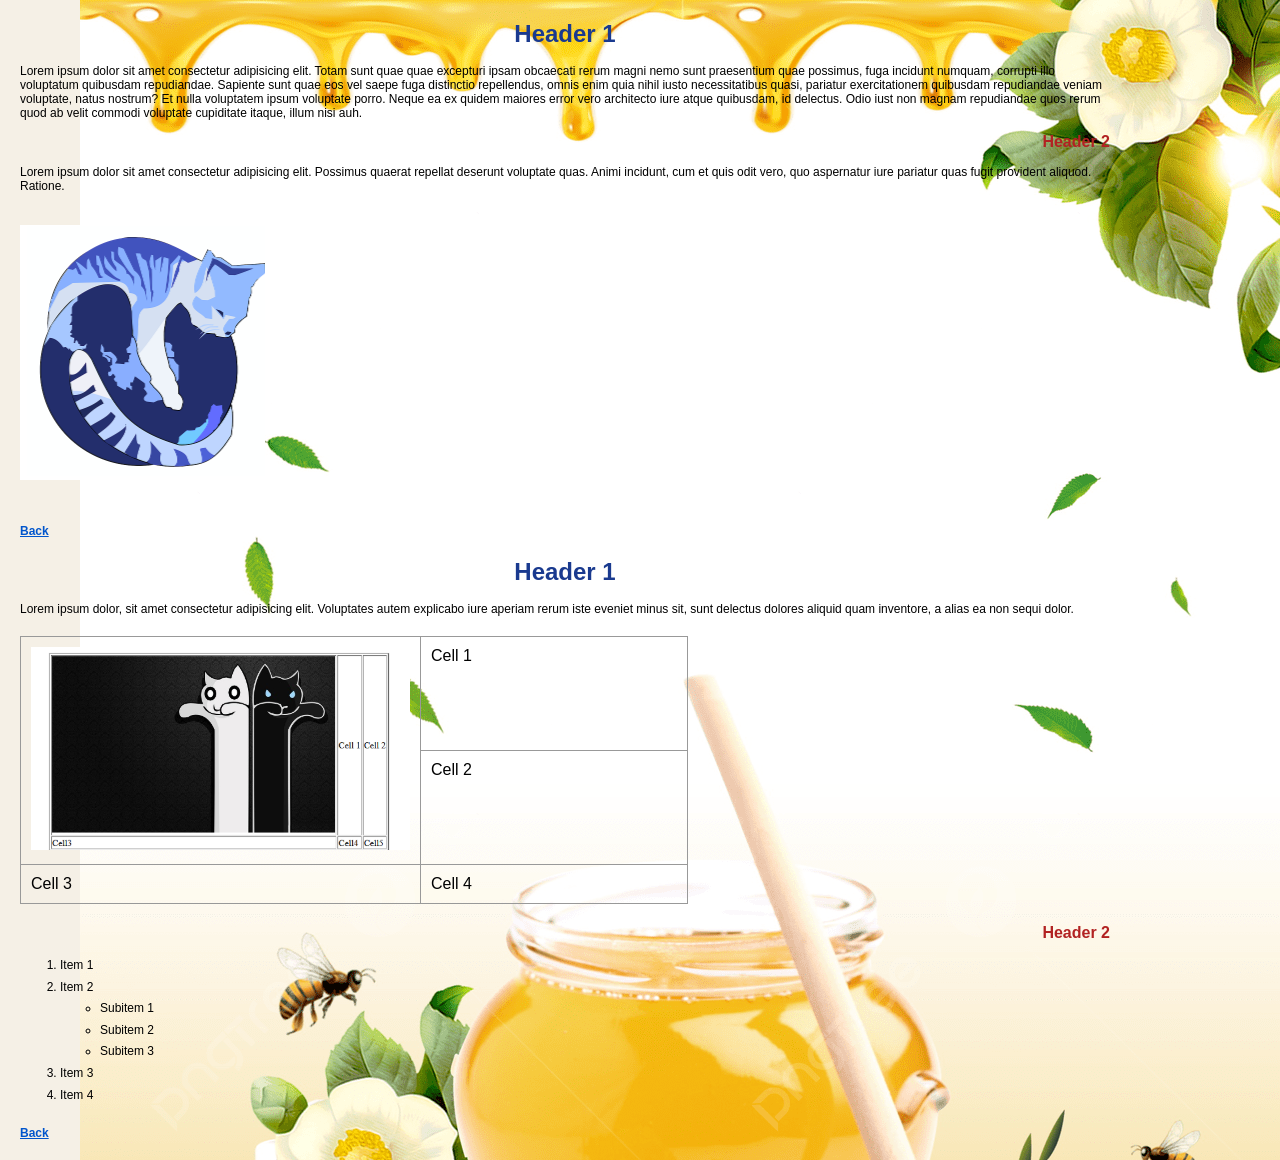
<file: index.html>
<!DOCTYPE html>
<html lang="ru">

<head>
    <meta charset="UTF-8">
    <meta name="viewport" content="width=device-width, initial-scale=1.0">
    <title>Задание 2. CSS</title>
    <link rel="stylesheet" href="css/style.css">
</head>

<body>

    <!-- Header 1 — центрированный, большой, жирный, синий -->
    <h1 class="font-large bold text-center color-blue">Header 1</h1>

    <!-- Текст — маленький, выровнен по ширине -->
    <p class="font-small text-left">
        Lorem ipsum dolor sit amet consectetur adipisicing elit. Totam sunt quae quae excepturi ipsam obcaecati rerum
        magni nemo sunt praesentium quae possimus, fuga incidunt numquam, corrupti illo voluptatum quibusdam
        repudiandae. Sapiente sunt quae eos vel saepe fuga distinctio repellendus, omnis enim quia nihil iusto
        necessitatibus quasi, pariatur exercitationem quibusdam repudiandae veniam voluptate, natus nostrum? Et nulla
        voluptatem ipsum voluptate porro. Neque ea ex quidem maiores error vero architecto iure atque quibusdam, id
        delectus. Odio iust non magnam repudiandae quos rerum quod ab velit commodi voluptate cupiditate itaque, illum
        nisi auh.
    </p>

    <!-- Header 2 — справа, средний, жирный, красный -->
    <h2 class="font-medium bold text-right color-red">Header 2</h2>

    <!-- Текст — маленький, влево -->
    <p class="font-small text-left">
        Lorem ipsum dolor sit amet consectetur adipisicing elit. Possimus quaerat repellat deserunt voluptate quas.
        Animi incidunt, cum et quis odit vero, quo aspernatur iure pariatur quas fugit provident aliquod. Ratione.
    </p>

    <!-- Картинка с котом — выравнивание влево -->
    <img src="img/cat1.png" alt="Кот" class="text-left margin-top margin-bottom" style="max-width: 300px;">

    <!-- Ссылка "Back" -->
    <p class="font-small text-left margin-top">
        <a href="page2.html" class="link-style">Back</a>
    </p>

    <!-- Header 1 (второй) — центрированный, большой, синий -->
    <h1 class="font-large bold text-center color-blue margin-top">Header 1</h1>

    <!-- Текст — маленький -->
    <p class="font-small text-left">
        Lorem ipsum dolor, sit amet consectetur adipisicing elit. Voluptates autem explicabo iure aperiam rerum iste
        eveniet minus sit, sunt delectus dolores aliquid quam inventore, a alias ea non sequi dolor.
    </p>

    <!-- Таблица с котами -->
    <table class="margin-top margin-bottom">
        <tr>
            <td rowspan="2" style="width: 60%;">
                <img src="img/cat2.png" alt="Два кота" style="width: 100%;">
            </td>
            <td>Cell 1</td>
        </tr>
        <tr>
            <td>Cell 2</td>
        </tr>
        <tr>
            <td>Cell 3</td>
            <td>Cell 4</td>
        </tr>
    </table>

    <!-- Header 2 (второй) — справа, средний, красный -->
    <h2 class="font-medium bold text-right color-red">Header 2</h2>

    <!-- Список -->
    <ol class="font-small">
        <li>Item 1</li>
        <li>Item 2
            <ul>
                <li>Subitem 1</li>
                <li>Subitem 2</li>
                <li>Subitem 3</li>
            </ul>
        </li>
        <li>Item 3</li>
        <li>Item 4</li>
    </ol>

    <!-- Ссылка "Back" внизу -->
    <p class="font-small text-left margin-top">
        <a href="page2.html" class="link-style">Back</a>
    </p>

</body>

</html>
</file>
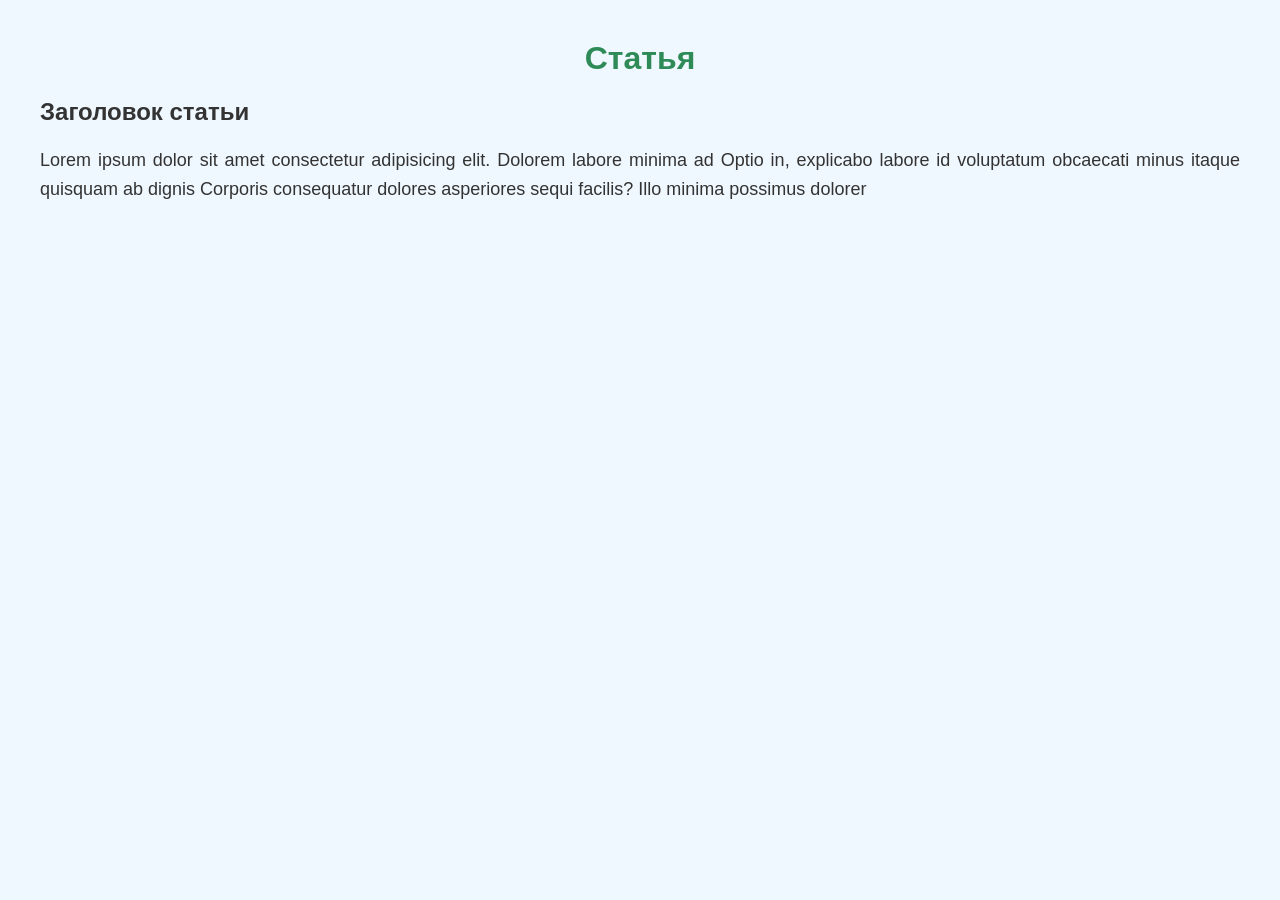
<file: article.html>
<!DOCTYPE html>
<html lang="en">

<head>
    <meta charset="UTF-8">
    <meta name="viewport" content="width=device-width, initial-scale=1.0">
    <title>Статья</title>
    <!-- Подключаем ту же таблицу стилей, что и в index.html -->
    <link rel="stylesheet" href="css/1.css">
</head>

<body>
    <!-- Заголовок статьи -->
    <h1>Статья</h1>

    <!-- Подзаголовок -->
    <h2>Заголовок статьи</h2>

    <!-- Текст статьи -->
    <p>Lorem ipsum dolor sit amet consectetur adipisicing elit. Dolorem labore minima ad Optio in, explicabo labore id
        voluptatum obcaecati minus itaque quisquam ab dignis Corporis consequatur dolores asperiores sequi facilis? Illo
        minima possimus dolorer</p>
</body>

</html>
</file>
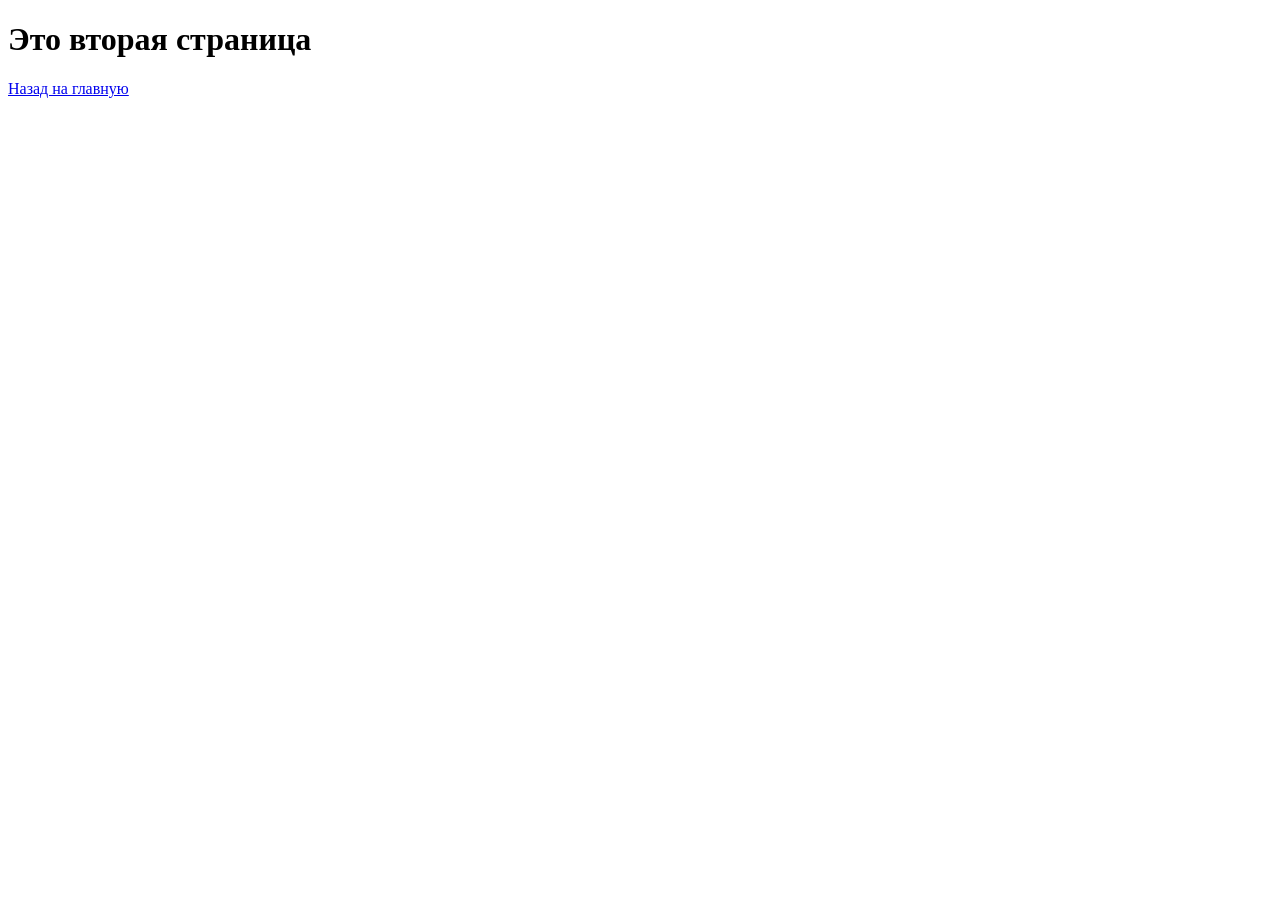
<file: page2.html>
<!DOCTYPE html>
<html lang="ru">

<head>
    <meta charset="UTF-8">
    <title>Вторая страница</title>
</head>

<body>
    <h1>Это вторая страница</h1>
    <a href="index.html">Назад на главную</a>
</body>

</html>
</file>
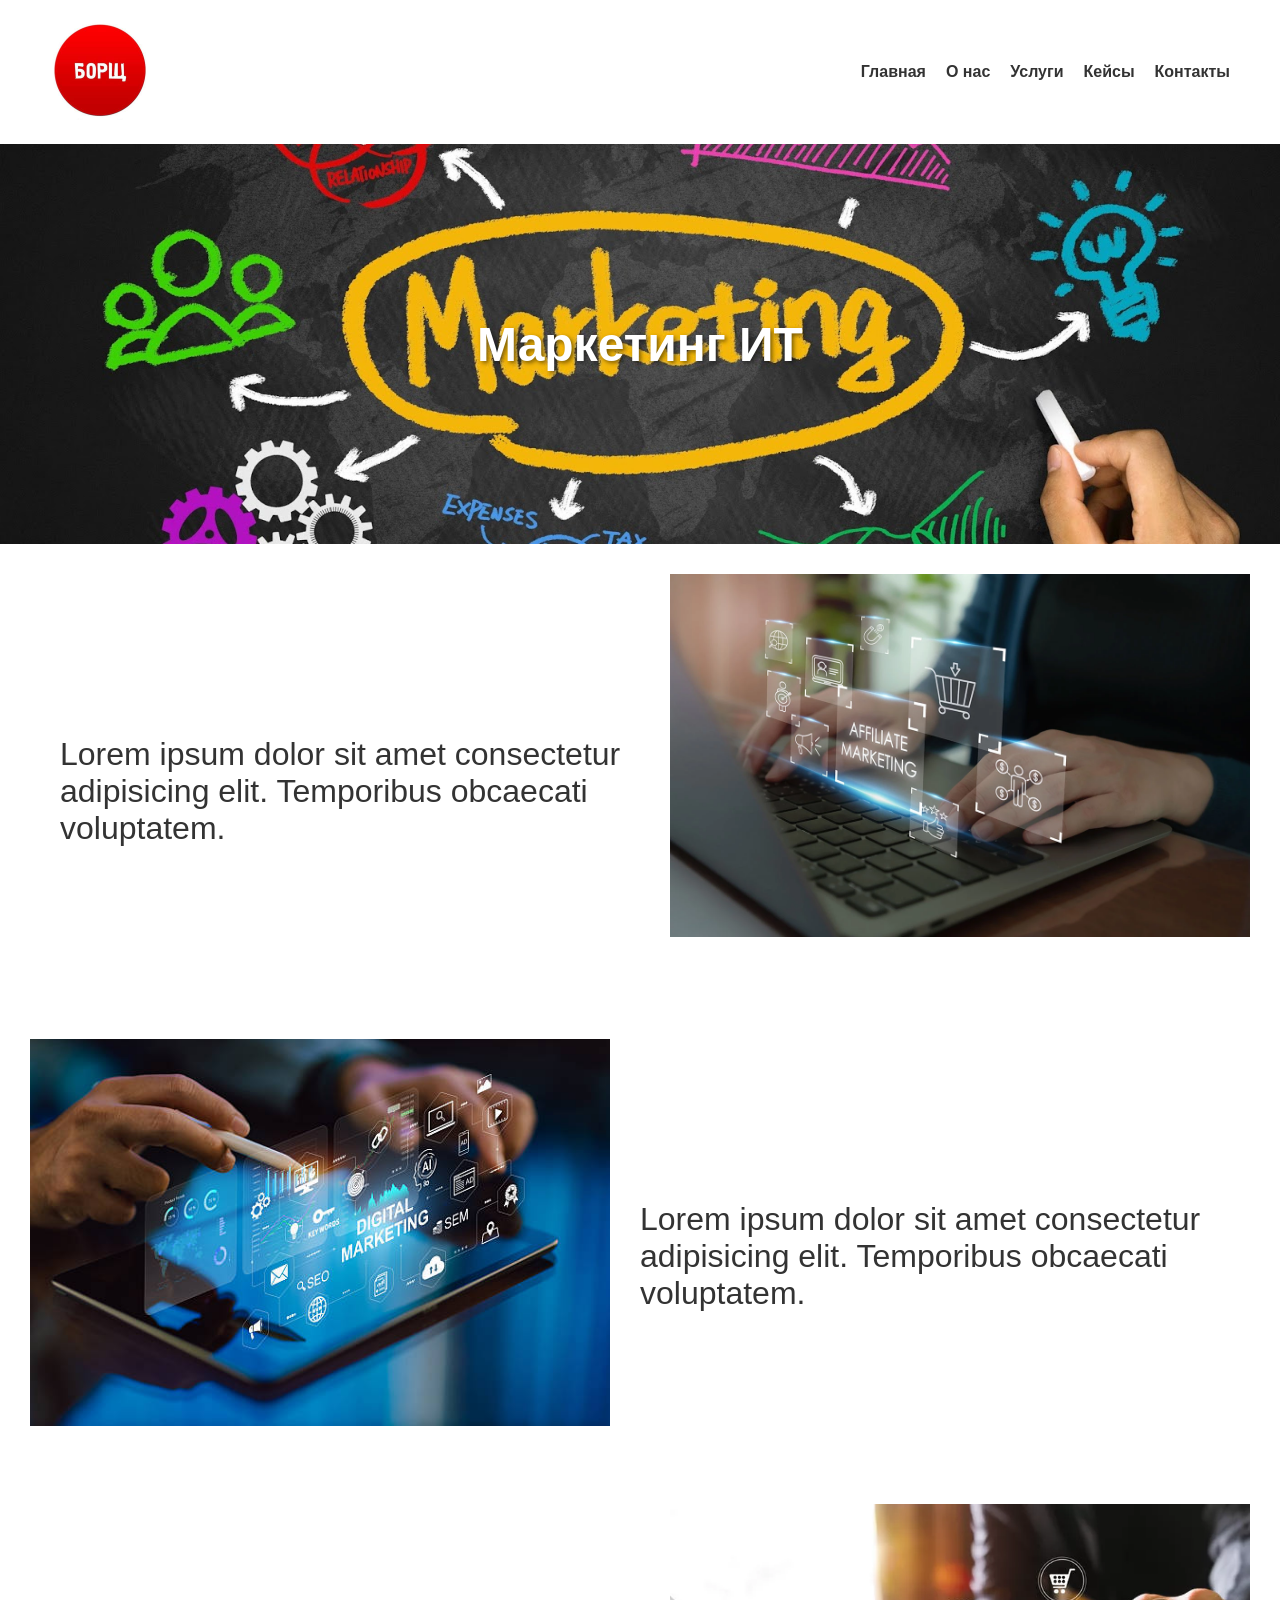
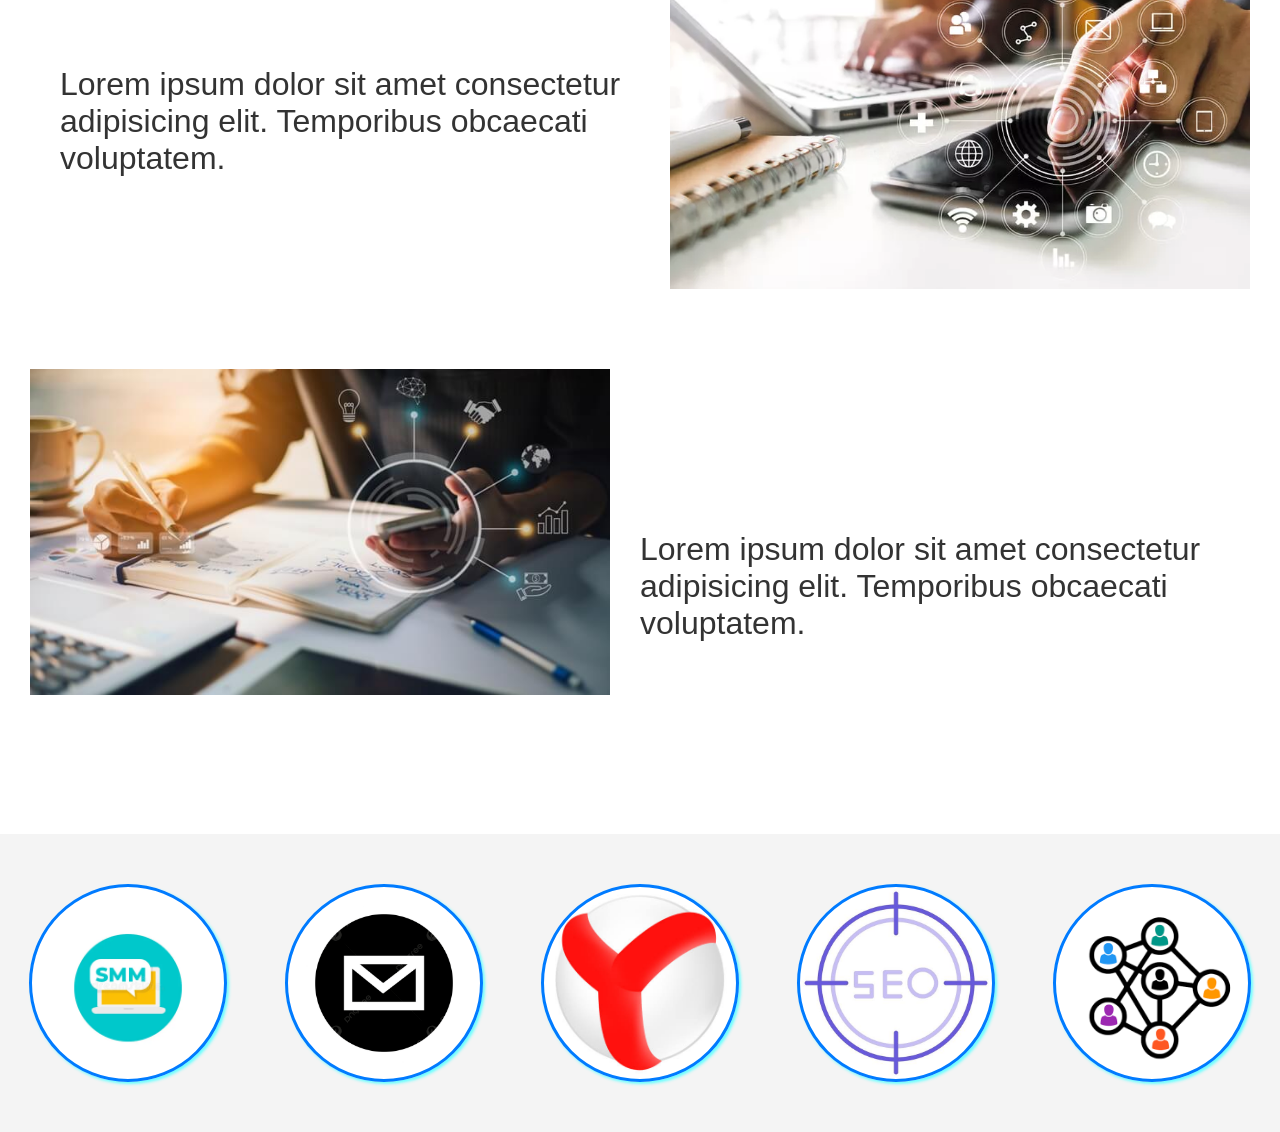
<file: task4.html>
<!DOCTYPE html>
<html lang="ru">

<head>
    <meta charset="UTF-8">
    <meta name="viewport" content="width=device-width, initial-scale=1.0">
    <title>Маркетинг ИТ - SASS</title>
    <!-- Подключаем СКОМПИЛИРОВАННЫЙ CSS файл, который создастся позже -->
    <link rel="stylesheet" href="task5.css">
</head>

<body>

    <header>
        <div class="logo"><img src="img/logo.png" alt="Логотип"></div>
        <nav>
            <ul>
                <li><a href="#">Главная</a></li>
                <li><a href="#">О нас</a></li>
                <li><a href="#">Услуги</a></li>
                <li><a href="#">Кейсы</a></li>
                <li><a href="#">Контакты</a></li>
            </ul>
        </nav>
    </header>

    <div class="banner">
        <h1>Маркетинг ИТ</h1>
    </div>

    <div class="repeat-lines1">
        <div class="text">Lorem ipsum dolor sit amet consectetur adipisicing elit. Temporibus obcaecati voluptatem.
        </div>
        <div class="img"><img src="img/hand-1.jpg" alt=""></div>
    </div>

    <div class="repeat-lines2">
        <div class="text">Lorem ipsum dolor sit amet consectetur adipisicing elit. Temporibus obcaecati voluptatem.
        </div>
        <div class="img"><img src="img/hand-2.jpg" alt=""></div>
    </div>

    <div class="repeat-lines3">
        <div class="text">Lorem ipsum dolor sit amet consectetur adipisicing elit. Temporibus obcaecati voluptatem.
        </div>
        <div class="img"><img src="img/hand-3.jpg" alt=""></div>
    </div>

    <div class="repeat-lines4">
        <div class="text">Lorem ipsum dolor sit amet consectetur adipisicing elit. Temporibus obcaecati voluptatem.
        </div>
        <div class="img"><img src="img/hand-4.jpg" alt=""></div>
    </div>

    <div class="circle-line">
        <div class="circle1"></div>
        <div class="circle2"></div>
        <div class="circle3"></div>
        <div class="circle4"></div>
        <div class="circle5"></div>
    </div>

</body>

</html>
</file>
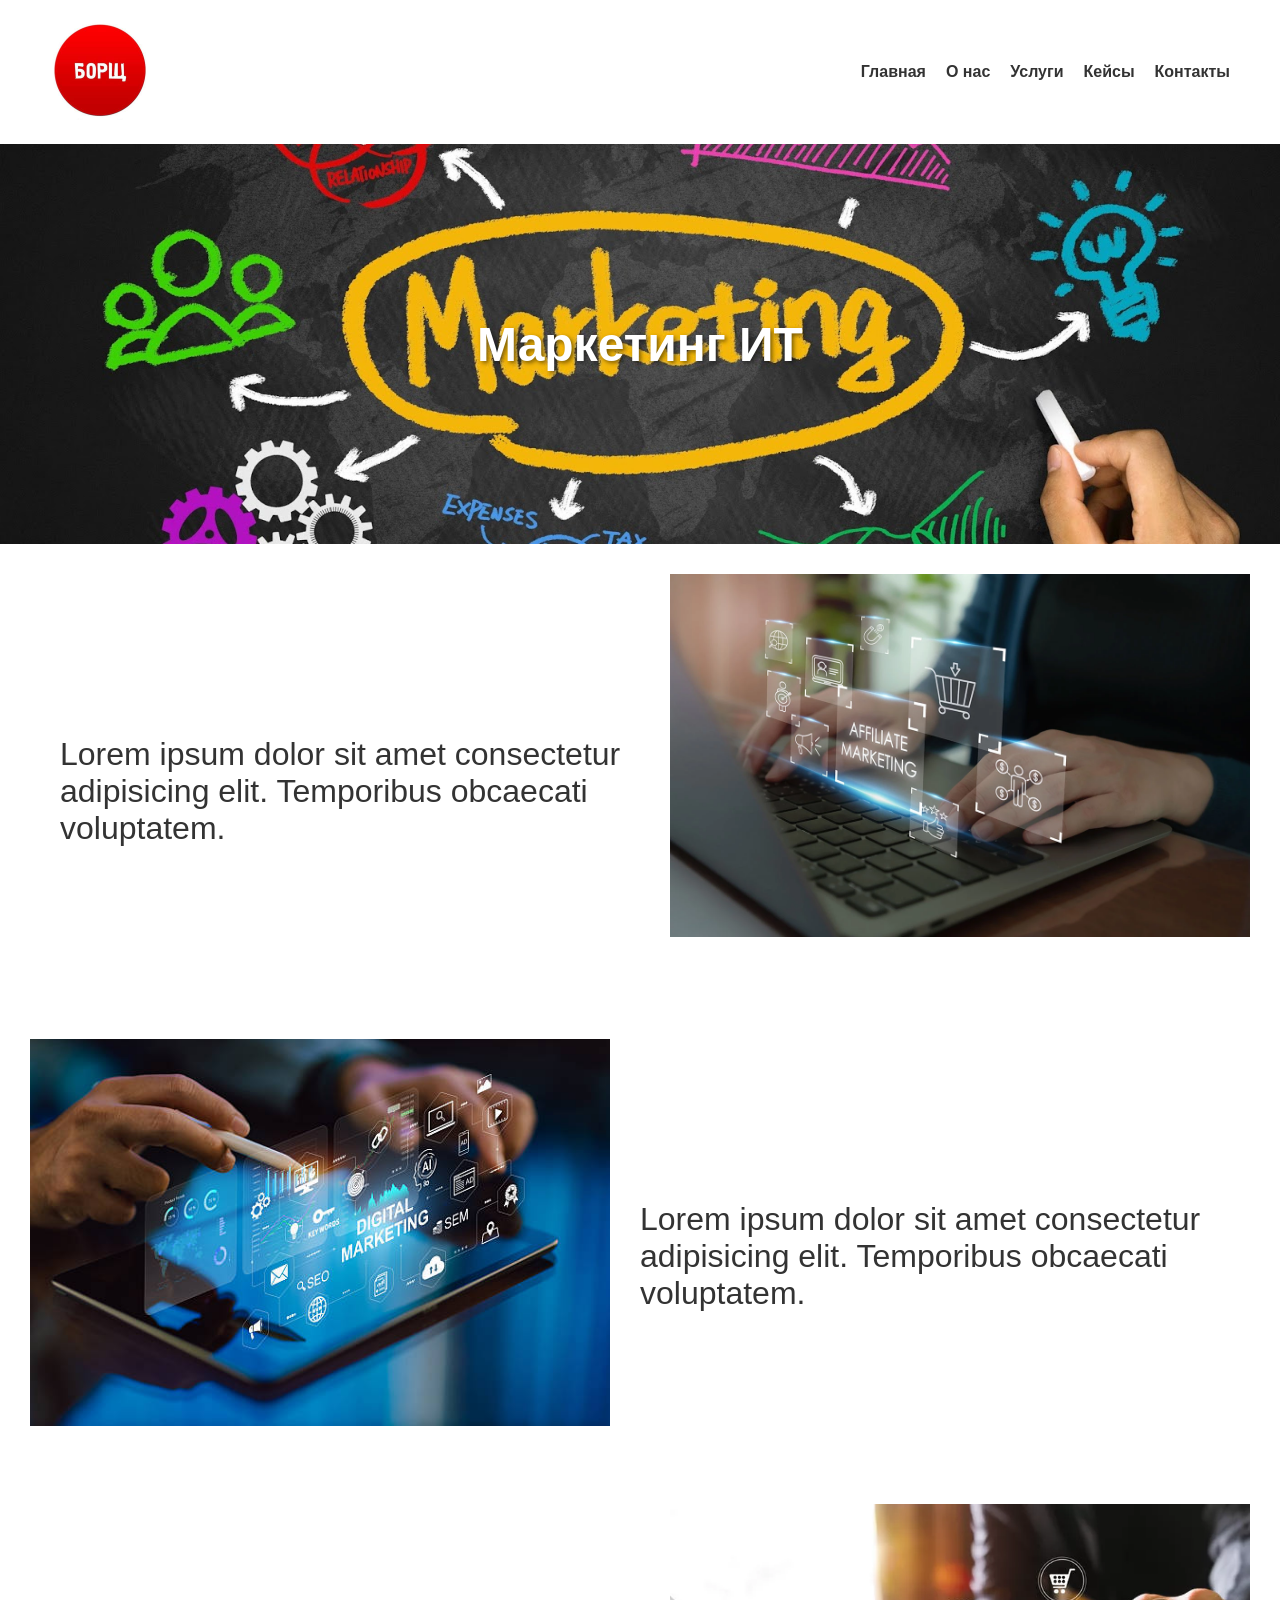
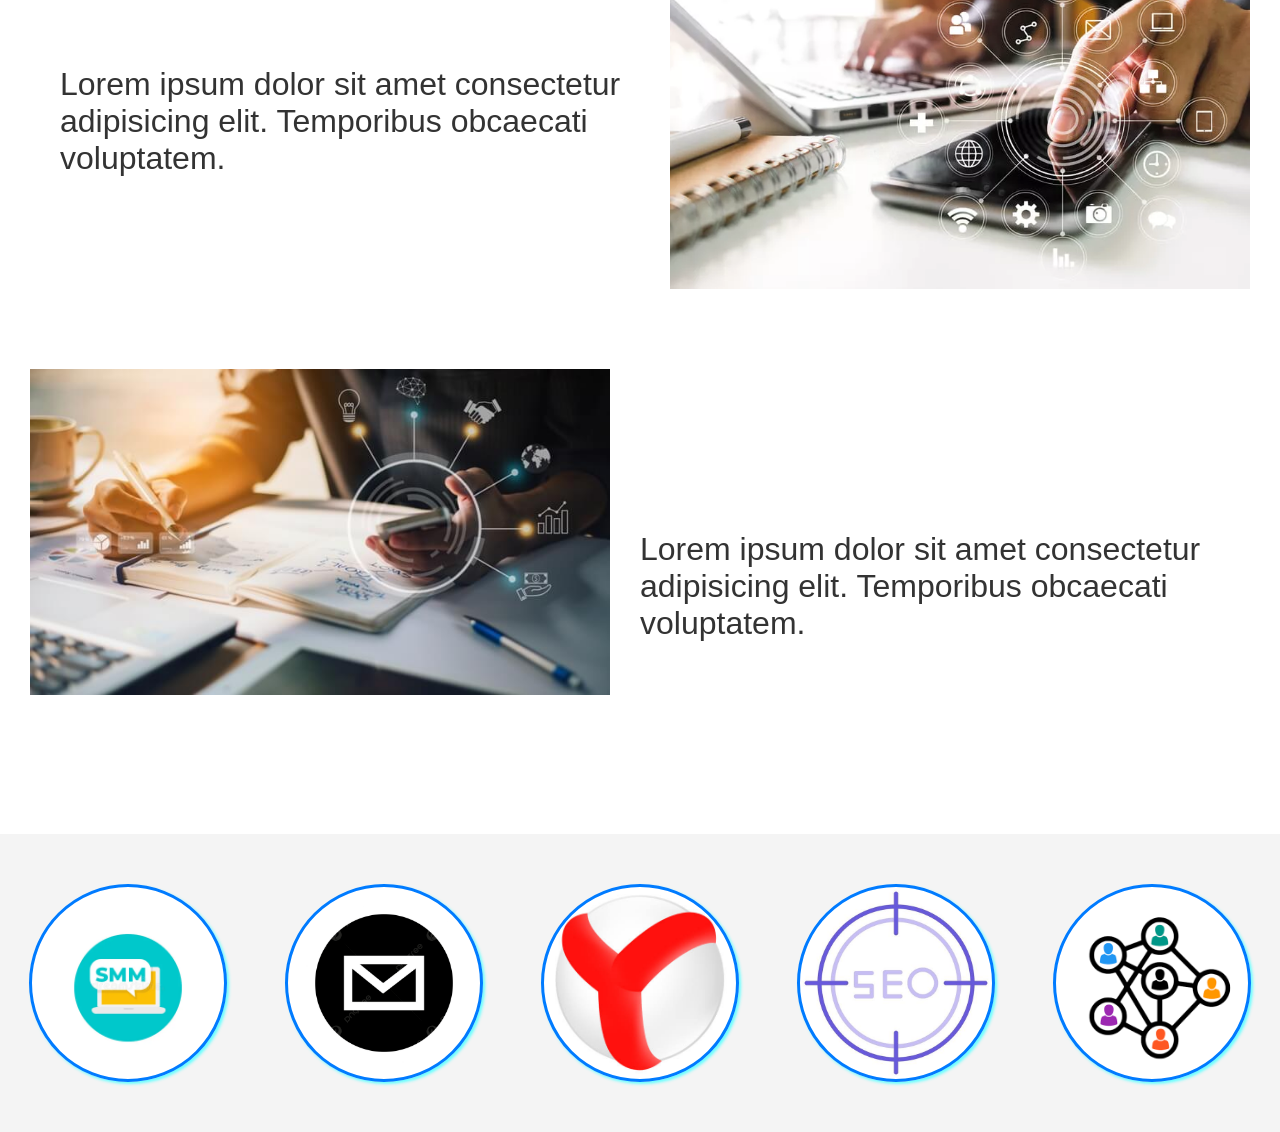
<file: task5.html>
<!DOCTYPE html>
<html lang="ru">

<head>
    <meta charset="UTF-8">
    <meta name="viewport" content="width=device-width, initial-scale=1.0">
    <title>Маркетинг ИТ - SASS</title>
    <!-- Подключаем СКОМПИЛИРОВАННЫЙ CSS файл, который создастся позже -->
    <link rel="stylesheet" href="css/task5.css">

</head>

<body>

    <header>
        <div class="logo"><img src="img/logo.png" alt="Логотип"></div>
        <nav>
            <ul>
                <li><a href="#">Главная</a></li>
                <li><a href="#">О нас</a></li>
                <li><a href="#">Услуги</a></li>
                <li><a href="#">Кейсы</a></li>
                <li><a href="#">Контакты</a></li>
            </ul>
        </nav>
    </header>

    <div class="banner">
        <h1>Маркетинг ИТ</h1>
    </div>

    <div class="repeat-lines1">
        <div class="text">Lorem ipsum dolor sit amet consectetur adipisicing elit. Temporibus obcaecati voluptatem.
        </div>
        <div class="img"><img src="img/hand-1.jpg" alt=""></div>
    </div>

    <div class="repeat-lines2">
        <div class="text">Lorem ipsum dolor sit amet consectetur adipisicing elit. Temporibus obcaecati voluptatem.
        </div>
        <div class="img"><img src="img/hand-2.jpg" alt=""></div>
    </div>

    <div class="repeat-lines3">
        <div class="text">Lorem ipsum dolor sit amet consectetur adipisicing elit. Temporibus obcaecati voluptatem.
        </div>
        <div class="img"><img src="img/hand-3.jpg" alt=""></div>
    </div>

    <div class="repeat-lines4">
        <div class="text">Lorem ipsum dolor sit amet consectetur adipisicing elit. Temporibus obcaecati voluptatem.
        </div>
        <div class="img"><img src="img/hand-4.jpg" alt=""></div>
    </div>

    <div class="circle-line">
        <div class="circle1"></div>
        <div class="circle2"></div>
        <div class="circle3"></div>
        <div class="circle4"></div>
        <div class="circle5"></div>
    </div>

</body>

</html>
</file>
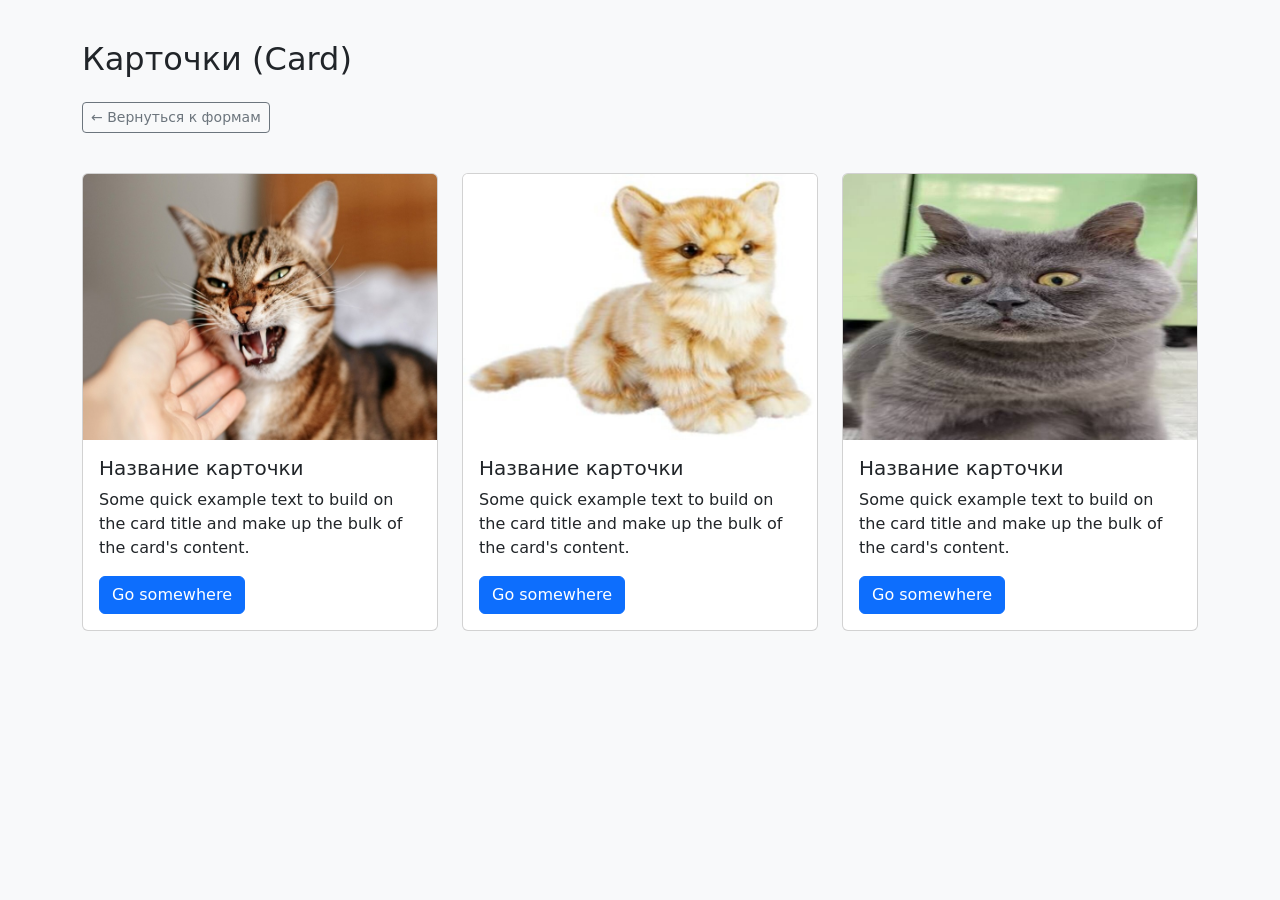
<file: task6-cards.html>
<!DOCTYPE html>
<html lang="ru">

<head>
    <meta charset="UTF-8">
    <meta name="viewport" content="width=device-width, initial-scale=1.0">
    <title>Задание 6. Карточки Bootstrap</title>
    <!-- Подключение Bootstrap (CSS) -->
    <link href="https://cdn.jsdelivr.net/npm/bootstrap@5.3.0/dist/css/bootstrap.min.css" rel="stylesheet">
    <style>
        body {
            padding: 40px;
            background-color: #f8f9fa;
        }
    </style>
</head>

<body>

    <div class="container">
        <h2 class="mb-4">Карточки (Card)</h2>

        <!-- Ссылка для возврата на первую страницу (по желанию) -->
        <p><a href="task6.html" class="btn btn-outline-secondary btn-sm mb-4">&larr; Вернуться к формам</a></p>

        <div class="row row-cols-1 row-cols-md-3 g-4">
            <!-- Карточка 1 -->
            <div class="col">
                <div class="card h-100">
                    <!-- Убедитесь, что картинки лежат в папке img -->
                    <img src="img/cats1.jpg" class="card-img-top img-fluid" alt="Котенок 1">
                    <div class="card-body">
                        <h5 class="card-title">Название карточки</h5>
                        <p class="card-text">Some quick example text to build on the card title and make up the bulk of
                            the card's content.</p>
                        <!-- Кнопка вызывает модальное окно -->
                        <button type="button" class="btn btn-primary" data-bs-toggle="modal"
                            data-bs-target="#exampleModal">
                            Go somewhere
                        </button>
                    </div>
                </div>
            </div>

            <!-- Карточка 2 -->
            <div class="col">
                <div class="card h-100">
                    <img src="img/cats2.jpg" class="card-img-top img-fluid" alt="Котенок 2">
                    <div class="card-body">
                        <h5 class="card-title">Название карточки</h5>
                        <p class="card-text">Some quick example text to build on the card title and make up the bulk of
                            the card's content.</p>
                        <a href="#" class="btn btn-primary">Go somewhere</a>
                    </div>
                </div>
            </div>

            <!-- Карточка 3 -->
            <div class="col">
                <div class="card h-100">
                    <img src="img/cats3.jpg" class="card-img-top img-fluid" alt="Котенок 3">
                    <div class="card-body">
                        <h5 class="card-title">Название карточки</h5>
                        <p class="card-text">Some quick example text to build on the card title and make up the bulk of
                            the card's content.</p>
                        <a href="#" class="btn btn-primary">Go somewhere</a>
                    </div>
                </div>
            </div>
        </div>
    </div>

    <!-- МОДАЛЬНОЕ ОКНО -->
    <div class="modal fade" id="exampleModal" tabindex="-1" aria-labelledby="exampleModalLabel" aria-hidden="true">
        <div class="modal-dialog">
            <div class="modal-content">
                <div class="modal-header">
                    <h5 class="modal-title" id="exampleModalLabel">Modal title</h5>
                    <button type="button" class="btn-close" data-bs-dismiss="modal" aria-label="Close"></button>
                </div>
                <div class="modal-body">
                    <form>
                        <div class="mb-3">
                            <label for="modalEmail" class="form-label">Email address</label>
                            <input type="email" class="form-control" id="modalEmail">
                            <div class="form-text">We'll never share your email with anyone else.</div>
                        </div>
                        <div class="mb-3">
                            <label for="modalPassword" class="form-label">Password</label>
                            <input type="password" class="form-control" id="modalPassword">
                        </div>
                        <div class="mb-3 form-check">
                            <input type="checkbox" class="form-check-input" id="modalCheck">
                            <label class="form-check-label" for="modalCheck">Check me out</label>
                        </div>
                    </form>
                </div>
                <div class="modal-footer">
                    <button type="button" class="btn btn-secondary" data-bs-dismiss="modal">Close</button>
                    <button type="button" class="btn btn-primary">Save changes</button>
                </div>
            </div>
        </div>
    </div>

    <!-- Подключение JS Bootstrap (для работы модального окна) -->
    <script src="https://cdn.jsdelivr.net/npm/bootstrap@5.3.0/dist/js/bootstrap.bundle.min.js"></script>
</body>

</html>
</file>
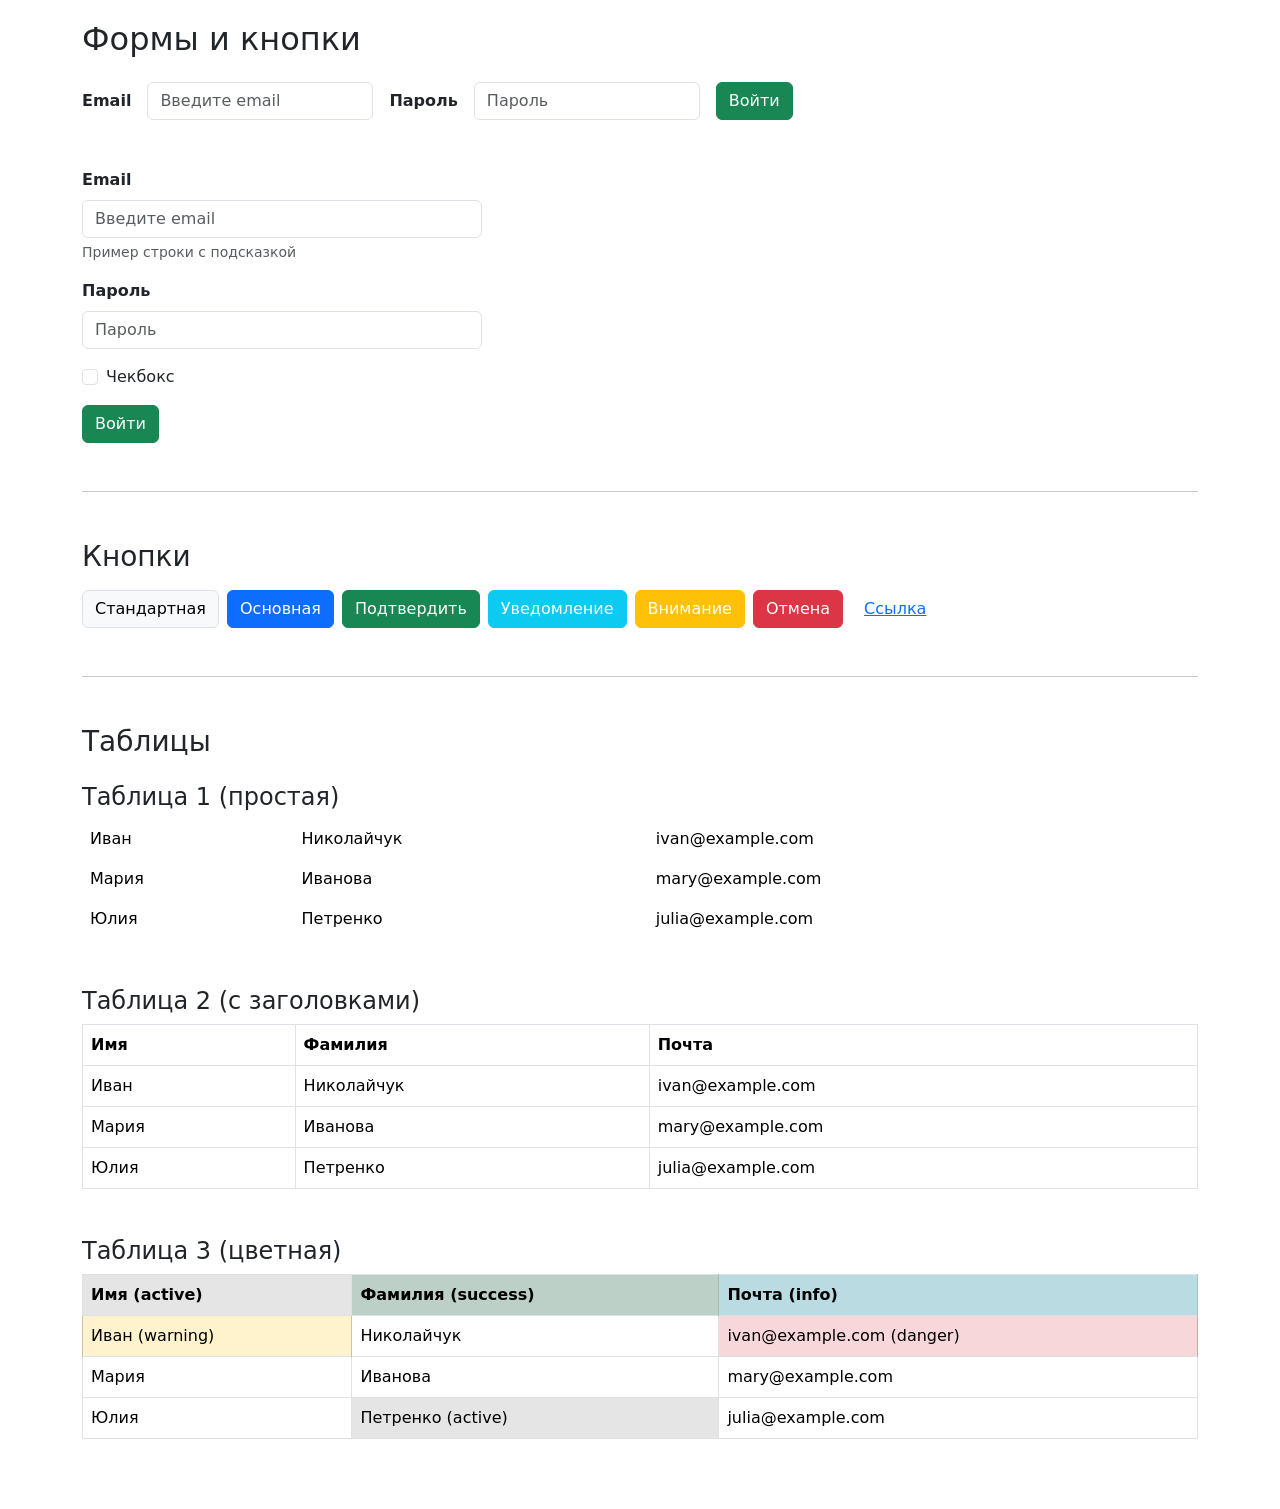
<file: task6.html>
<!DOCTYPE html>
<html lang="ru">

<head>
    <meta charset="UTF-8">
    <meta name="viewport" content="width=device-width, initial-scale=1.0">
    <title>Задание 6. Bootstrap - Формы и таблицы</title>
    <!-- Подключение Bootstrap 5 (CSS) -->
    <link href="https://cdn.jsdelivr.net/npm/bootstrap@5.3.0/dist/css/bootstrap.min.css" rel="stylesheet">
    <style>
        /* Небольшой отступ, чтобы блоки не прилипали к краям */
        body {
            padding: 20px;
        }

        .section {
            margin-bottom: 50px;
        }
    </style>
</head>

<body>

    <div class="container section">
        <h2 class="mb-4">Формы и кнопки</h2>

        <!-- 1. Горизонтальная форма -->
        <form class="row g-3 align-items-center mb-5">
            <div class="col-auto">
                <label for="inlineEmail" class="col-form-label fw-bold">Email</label>
            </div>
            <div class="col-auto">
                <input type="email" class="form-control" id="inlineEmail" placeholder="Введите email" required>
            </div>
            <div class="col-auto">
                <label for="inlinePassword" class="col-form-label fw-bold">Пароль</label>
            </div>
            <div class="col-auto">
                <input type="password" class="form-control" id="inlinePassword" placeholder="Пароль" required>
            </div>
            <div class="col-auto">
                <button type="submit" class="btn btn-success">Войти</button>
            </div>
        </form>

        <!-- 2. Вертикальная форма с подсказкой -->
        <form class="mb-5" style="max-width: 400px;">
            <div class="mb-3">
                <label for="verticalEmail" class="form-label fw-bold">Email</label>
                <input type="email" class="form-control" id="verticalEmail" placeholder="Введите email"
                    pattern="[a-z0-9._%+-]+@[a-z0-9.-]+\.[a-z]{2,}$">
                <div class="form-text">Пример строки с подсказкой</div>
            </div>
            <div class="mb-3">
                <label for="verticalPassword" class="form-label fw-bold">Пароль</label>
                <input type="password" class="form-control" id="verticalPassword" placeholder="Пароль">
            </div>
            <div class="mb-3 form-check">
                <input type="checkbox" class="form-check-input" id="checkMe">
                <label class="form-check-label" for="checkMe">Чекбокс</label>
            </div>
            <button type="submit" class="btn btn-success">Войти</button>
        </form>

        <hr class="my-5">

        <!-- 3. Кнопки -->
        <h3 class="mb-3">Кнопки</h3>
        <div class="d-flex gap-2 flex-wrap mb-5">
            <button type="button" class="btn btn-light border">Стандартная</button>
            <button type="button" class="btn btn-primary">Основная</button>
            <button type="button" class="btn btn-success">Подтвердить</button>
            <button type="button" class="btn btn-info text-white">Уведомление</button>
            <button type="button" class="btn btn-warning text-white">Внимание</button>
            <button type="button" class="btn btn-danger">Отмена</button>
            <a href="#" class="btn btn-link">Ссылка</a>
        </div>

        <hr class="my-5">

        <!-- 4. Таблицы -->
        <h3 class="mb-3">Таблицы</h3>

        <h4 class="mt-4">Таблица 1 (простая)</h4>
        <table class="table table-borderless">
            <tbody>
                <tr>
                    <td>Иван</td>
                    <td>Николайчук</td>
                    <td>ivan@example.com</td>
                </tr>
                <tr>
                    <td>Мария</td>
                    <td>Иванова</td>
                    <td>mary@example.com</td>
                </tr>
                <tr>
                    <td>Юлия</td>
                    <td>Петренко</td>
                    <td>julia@example.com</td>
                </tr>
            </tbody>
        </table>

        <h4 class="mt-5">Таблица 2 (с заголовками)</h4>
        <table class="table table-bordered">
            <thead>
                <tr>
                    <th>Имя</th>
                    <th>Фамилия</th>
                    <th>Почта</th>
                </tr>
            </thead>
            <tbody>
                <tr>
                    <td>Иван</td>
                    <td>Николайчук</td>
                    <td>ivan@example.com</td>
                </tr>
                <tr>
                    <td>Мария</td>
                    <td>Иванова</td>
                    <td>mary@example.com</td>
                </tr>
                <tr>
                    <td>Юлия</td>
                    <td>Петренко</td>
                    <td>julia@example.com</td>
                </tr>
            </tbody>
        </table>

        <h4 class="mt-5">Таблица 3 (цветная)</h4>
        <table class="table table-bordered">
            <thead>
                <tr class="table-active">
                    <th>Имя (active)</th>
                    <th class="table-success">Фамилия (success)</th>
                    <th class="table-info">Почта (info)</th>
                </tr>
            </thead>
            <tbody>
                <tr>
                    <td class="table-warning">Иван (warning)</td>
                    <td>Николайчук</td>
                    <td class="table-danger">ivan@example.com (danger)</td>
                </tr>
                <tr>
                    <td>Мария</td>
                    <td>Иванова</td>
                    <td>mary@example.com</td>
                </tr>
                <tr>
                    <td>Юлия</td>
                    <td class="table-active">Петренко (active)</td>
                    <td>julia@example.com</td>
                </tr>
            </tbody>
        </table>
    </div>

    <!-- Подключение JS Bootstrap (нужно для работы компонентов) -->
    <script src="https://cdn.jsdelivr.net/npm/bootstrap@5.3.0/dist/js/bootstrap.bundle.min.js"></script>
</body>

</html>
</file>
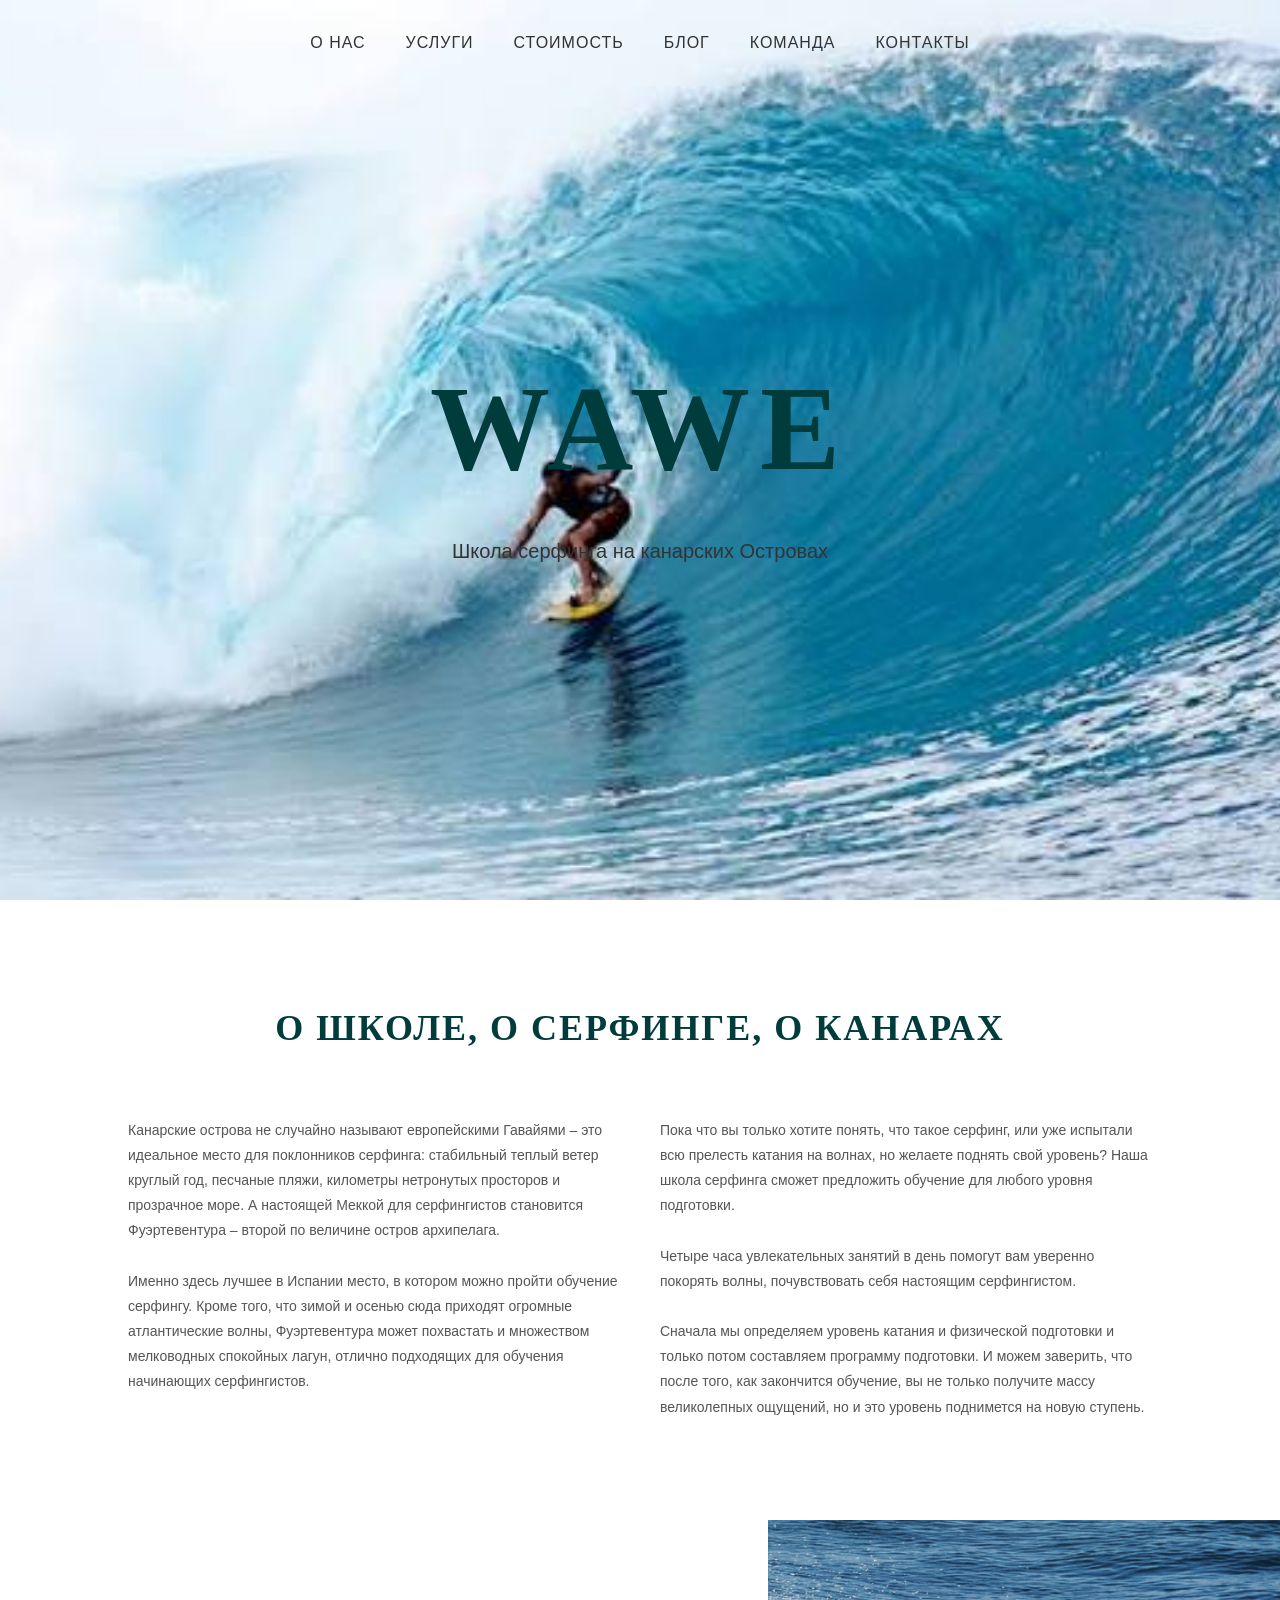
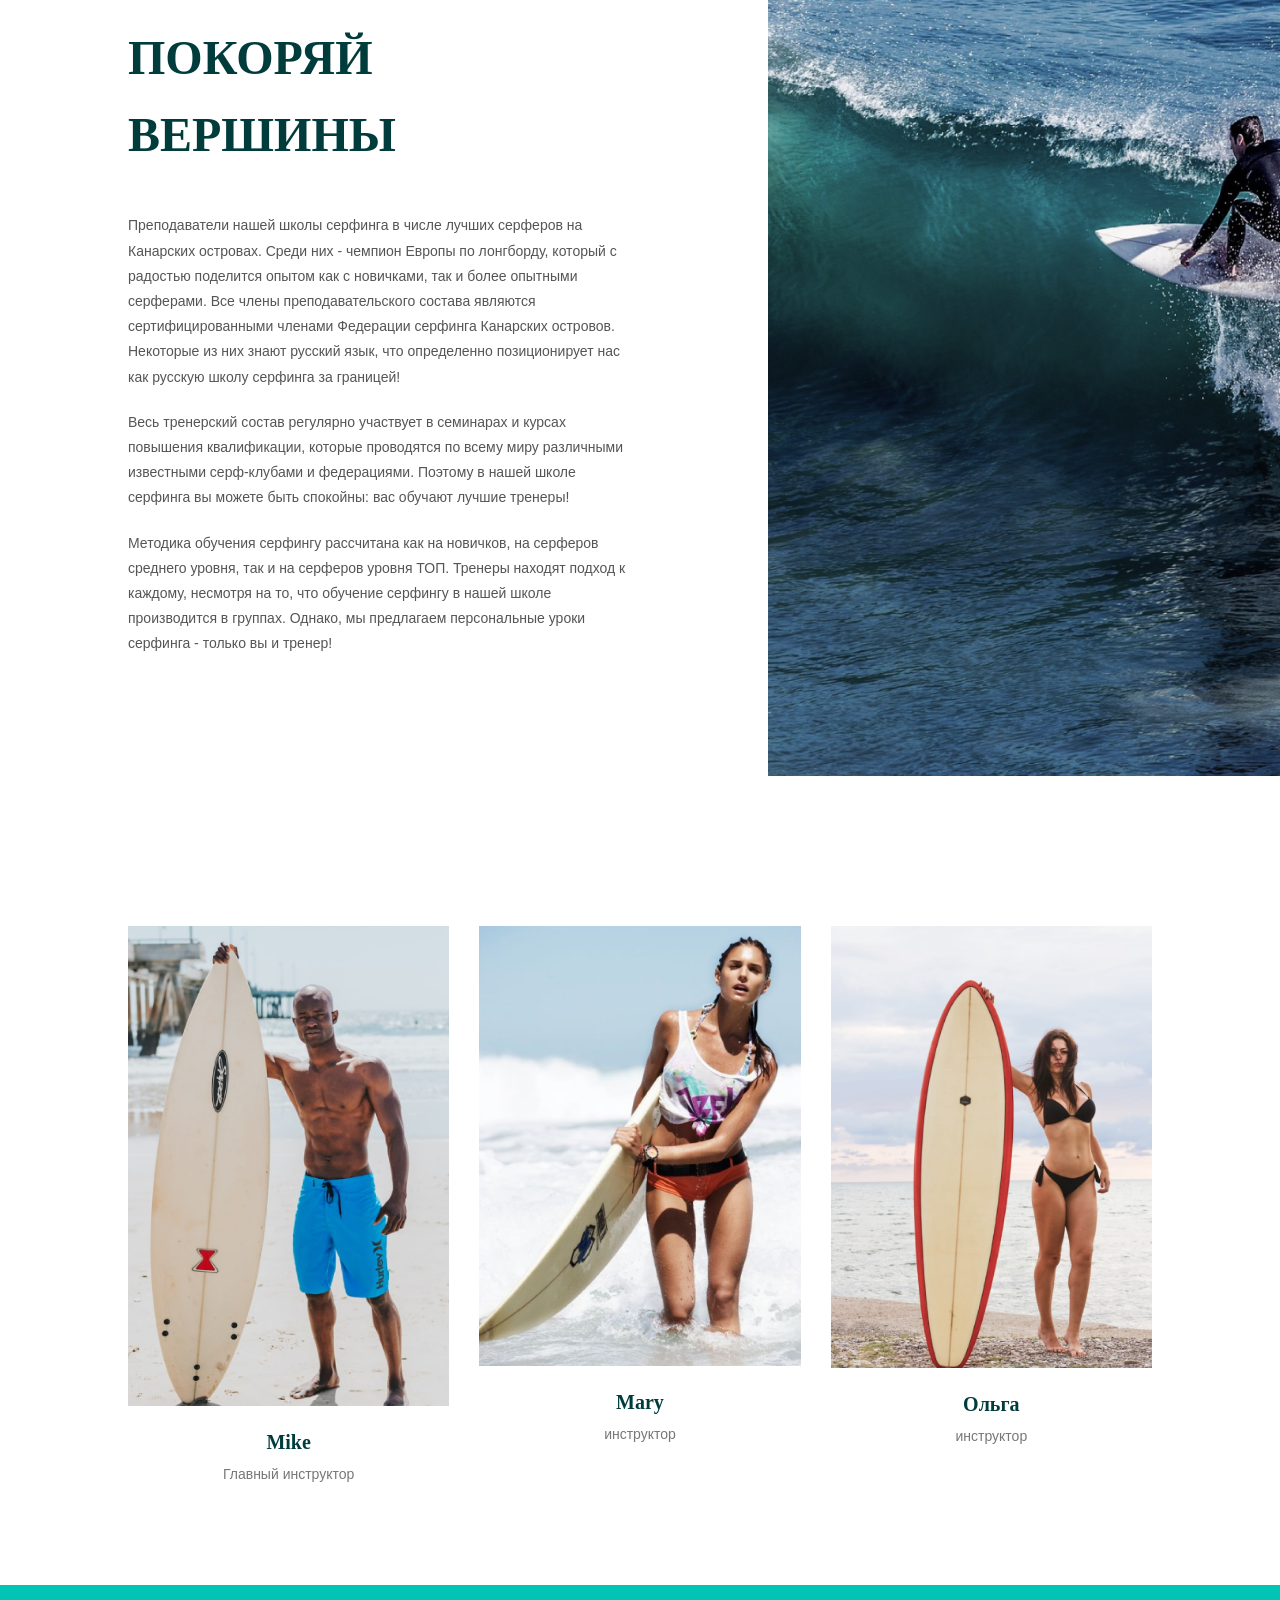
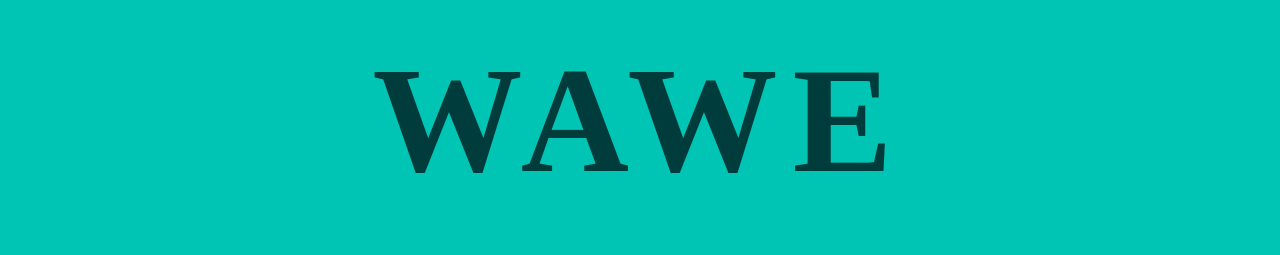
<file: wawe.html>
<!DOCTYPE html>
<html lang="ru">

<head>
    <meta charset="UTF-8">
    <meta name="viewport" content="width=device-width, initial-scale=1.0">
    <title>WAWE - Школа серфинга</title>
    <style>
        /* --- СБРОС И БАЗОВЫЕ СТИЛИ --- */
        * {
            margin: 0;
            padding: 0;
            box-sizing: border-box;
        }

        body {
            font-family: 'Arial', sans-serif;
            color: #333;
            line-height: 1.6;
        }

        h1,
        h2,
        h3 {
            font-family: 'Georgia', serif;
            /* Шрифт с засечками, как в макете */
            color: #013c3c;
            /* Темно-зеленый цвет из макета */
        }

        /* --- ШАПКА --- */
        header {
            position: absolute;
            /* Наложение на фон */
            top: 0;
            width: 100%;
            padding: 30px 50px;
            display: flex;
            justify-content: center;
            /* Меню по центру */
            z-index: 10;
        }

        nav ul {
            list-style: none;
            display: flex;
            gap: 40px;
        }

        nav a {
            text-decoration: none;
            color: #333;
            font-size: 16px;
            text-transform: uppercase;
            letter-spacing: 1px;
            font-weight: 500;
        }

        /* --- ГЛАВНЫЙ ЭКРАН (HERO) --- */
        .hero {
            /* Замените на свою картинку */
            background-image: url('img/hero-bg.jpg');
            background-size: cover;
            background-position: center;
            height: 100vh;
            display: flex;
            flex-direction: column;
            justify-content: center;
            align-items: center;
            text-align: center;
        }

        .hero h1 {
            font-size: 120px;
            /* Огромный заголовок */
            letter-spacing: 10px;
            margin-bottom: 10px;
            font-weight: bold;
        }

        .hero p {
            font-size: 20px;
            color: #333;
        }

        /* --- БЛОК О ШКОЛЕ --- */
        .about-school {
            padding: 100px 10%;
            background-color: #fff;
        }

        .about-school h2 {
            text-align: center;
            font-size: 36px;
            margin-bottom: 60px;
            text-transform: uppercase;
            letter-spacing: 2px;
        }

        .text-columns {
            display: flex;
            gap: 40px;
        }

        .column {
            flex: 1;
            font-size: 14px;
            color: #555;
            line-height: 1.8;
        }

        /* --- БЛОК ПОКОРЯЙ ВЕРШИНЫ --- */
        .conquer {
            display: flex;
            align-items: stretch;
        }

        .conquer-text {
            flex: 1;
            padding: 100px 10%;
            background-color: #fff;
            display: flex;
            flex-direction: column;
            justify-content: center;
        }

        .conquer-text h2 {
            font-size: 48px;
            margin-bottom: 40px;
            text-transform: uppercase;
        }

        .conquer-text p {
            margin-bottom: 20px;
            font-size: 14px;
            color: #555;
            line-height: 1.8;
        }

        .conquer-image {
            flex: 1;
            /* Замените на свою картинку */
            background-image: url('img/surfer-right.jpg');
            background-size: cover;
            background-position: center;
            min-height: 600px;
            /* Минимальная высота */
        }

        /* --- БЛОК КОМАНДА --- */
        .team {
            padding: 100px 10%;
            text-align: center;
            background-color: #fff;
        }

        .team-cards {
            display: flex;
            justify-content: space-between;
            gap: 30px;
            margin-top: 50px;
        }

        .team-member {
            flex: 1;
        }

        .team-member img {
            width: 100%;
            height: auto;
            display: block;
            margin-bottom: 20px;
        }

        .team-member h3 {
            font-size: 20px;
            margin-bottom: 5px;
        }

        .team-member p {
            font-size: 14px;
            color: #777;
        }

        /* --- ПОДВАЛ (WAWE) --- */
        .footer-logo {
            background-color: #00c4b4;
            /* Бирюзовый цвет */
            text-align: center;
            padding: 60px 0;
        }

        .footer-logo h2 {
            font-size: 150px;
            color: #013c3c;
            letter-spacing: 15px;
            margin: 0;
            line-height: 1;
        }

        /* --- АДАПТИВНОСТЬ --- */
        @media (max-width: 900px) {
            .hero h1 {
                font-size: 60px;
            }

            .text-columns,
            .conquer,
            .team-cards {
                flex-direction: column;
            }

            .conquer-image {
                min-height: 400px;
            }

            .footer-logo h2 {
                font-size: 60px;
            }

            nav ul {
                gap: 15px;
                flex-wrap: wrap;
                justify-content: center;
            }
        }
    </style>
</head>

<body>

    <!-- Шапка с навигацией -->
    <header>
        <nav>
            <ul>
                <li><a href="#">О нас</a></li>
                <li><a href="#">Услуги</a></li>
                <li><a href="#">Стоимость</a></li>
                <li><a href="#">Блог</a></li>
                <li><a href="#">Команда</a></li>
                <li><a href="#">Контакты</a></li>
            </ul>
        </nav>
    </header>

    <!-- Главный экран -->
    <section class="hero">
        <h1>WAWE</h1>
        <p>Школа серфинга на канарских Островах</p>
    </section>

    <!-- Блок О школе -->
    <section class="about-school">
        <h2>О ШКОЛЕ, О СЕРФИНГЕ, О КАНАРАХ</h2>
        <div class="text-columns">
            <div class="column">
                <p>Канарские острова не случайно называют европейскими Гавайями – это идеальное место для поклонников
                    серфинга: стабильный теплый ветер круглый год, песчаные пляжи, километры нетронутых просторов и
                    прозрачное море. А настоящей Меккой для серфингистов становится Фуэртевентура – второй по величине
                    остров архипелага.</p>
                <br>
                <p>Именно здесь лучшее в Испании место, в котором можно пройти обучение серфингу. Кроме того, что зимой
                    и осенью сюда приходят огромные атлантические волны, Фуэртевентура может похвастать и множеством
                    мелководных спокойных лагун, отлично подходящих для обучения начинающих серфингистов.</p>
            </div>
            <div class="column">
                <p>Пока что вы только хотите понять, что такое серфинг, или уже испытали всю прелесть катания на волнах,
                    но желаете поднять свой уровень? Наша школа серфинга сможет предложить обучение для любого уровня
                    подготовки.</p>
                <br>
                <p>Четыре часа увлекательных занятий в день помогут вам уверенно покорять волны, почувствовать себя
                    настоящим серфингистом.</p>
                <br>
                <p>Сначала мы определяем уровень катания и физической подготовки и только потом составляем программу
                    подготовки. И можем заверить, что после того, как закончится обучение, вы не только получите массу
                    великолепных ощущений, но и это уровень поднимется на новую ступень.</p>
            </div>
        </div>
    </section>

    <!-- Блок Покоряй вершины -->
    <section class="conquer">
        <div class="conquer-text">
            <h2>ПОКОРЯЙ ВЕРШИНЫ</h2>
            <p>Преподаватели нашей школы серфинга в числе лучших серферов на Канарских островах. Среди них - чемпион
                Европы по лонгборду, который с радостью поделится опытом как с новичками, так и более опытными
                серферами. Все члены преподавательского состава являются сертифицированными членами Федерации серфинга
                Канарских островов. Некоторые из них знают русский язык, что определенно позиционирует нас как русскую
                школу серфинга за границей!</p>
            <p>Весь тренерский состав регулярно участвует в семинарах и курсах повышения квалификации, которые
                проводятся по всему миру различными известными серф-клубами и федерациями. Поэтому в нашей школе
                серфинга вы можете быть спокойны: вас обучают лучшие тренеры!</p>
            <p>Методика обучения серфингу рассчитана как на новичков, на серферов среднего уровня, так и на серферов
                уровня ТОП. Тренеры находят подход к каждому, несмотря на то, что обучение серфингу в нашей школе
                производится в группах. Однако, мы предлагаем персональные уроки серфинга - только вы и тренер!</p>
        </div>
        <div class="conquer-image"></div>
    </section>

    <!-- Блок Команда -->
    <section class="team">
        <div class="team-cards">
            <div class="team-member">
                <img src="img/mike.jpg" alt="Mike">
                <h3>Mike</h3>
                <p>Главный инструктор</p>
            </div>
            <div class="team-member">
                <img src="img/mary.jpg" alt="Mary">
                <h3>Mary</h3>
                <p>инструктор</p>
            </div>
            <div class="team-member">
                <img src="img/olga.jpg" alt="Ольга">
                <h3>Ольга</h3>
                <p>инструктор</p>
            </div>
        </div>
    </section>

    <!-- Подвал с логотипом -->
    <footer class="footer-logo">
        <h2>WAWE</h2>
    </footer>

</body>

</html>
</file>
<file: css/style.css>
/* ===== КЛАССЫ ДЛЯ ШРИФТА И РАЗМЕРА ===== */
.font-small {
    font-size: 12px;
}

.font-medium {
    font-size: 16px;
}

.font-large {
    font-size: 24px;
}

/* ===== КЛАССЫ ДЛЯ ЖИРНОСТИ ===== */
.bold {
    font-weight: bold;
}

/* ===== КЛАССЫ ДЛЯ ВЫРАВНИВАНИЯ ===== */
.text-center {
    text-align: center;
}

.text-right {
    text-align: right;
}

.text-left {
    text-align: left;
}

/* ===== КЛАССЫ ДЛЯ ЦВЕТА ===== */
.color-blue {
    color: #1a3a8f;
}

.color-red {
    color: #b22222;
}

/* ===== КЛАССЫ ДЛЯ ОТСТУПОВ ===== */
.margin-top {
    margin-top: 20px;
}

.margin-bottom {
    margin-bottom: 20px;
}

/* ===== КЛАССЫ ДЛЯ ССЫЛОК ===== */
.link-style {
    color: #0055cc;
    text-decoration: underline;
    font-weight: bold;
}

/* ===== ОБЩИЕ СТИЛИ ДЛЯ СТРАНИЦЫ ===== */
body {
    font-family: Arial, sans-serif;
    background-color: #f5f0e6;
    background-image: url('../img/fon.jpg');
    /* Обои справа (если есть) */
    background-repeat: repeat-y;
    background-position: right top;
    margin: 20px;
    padding-right: 150px;
    /* Отступ справа, чтобы текст не заходил на обои */
}

/* ===== СТИЛИ ДЛЯ ТАБЛИЦЫ ===== */
table {
    border-collapse: collapse;
    margin-top: 15px;
}

td {
    border: 1px solid #999;
    padding: 10px;
    vertical-align: top;
}

/* ===== СТИЛИ ДЛЯ СПИСКА ===== */
ol {
    font-size: 14px;
    line-height: 1.8;
}

ul {
    list-style-type: circle;
}
</file>
<file: css/1.css>
body {
    background-color: #f0f8ff;
    /* Светло-голубой фон */
    color: #333333;
    /* Темно-серый текст */
    font-family: Arial, sans-serif;
    margin: 40px;
}

h1 {
    color: #2e8b57;
    /* Зеленый цвет для заголовка */
    text-align: center;
}

p {
    font-size: 18px;
    line-height: 1.6;
    text-align: justify;
}
</file>
<file: task5.css>
body {
  font-family: "Arial", sans-serif;
  color: #333;
  margin: 0;
  padding: 0;
  box-sizing: border-box;
}

header {
  display: flex;
  justify-content: center;
  align-items: center;
  justify-content: space-between;
  padding: 20px 50px;
}
header .logo {
  width: 100px;
}
header .logo img {
  width: 100%;
  height: auto;
}
header nav ul {
  display: flex;
  list-style: none;
  gap: 20px;
}
header nav ul li a {
  text-decoration: none;
  color: #333;
  font-weight: bold;
}
header nav ul li a:hover {
  color: #007bff;
}

.banner {
  width: 100%;
  height: 400px;
  background: url("../img/banner.jpg") no-repeat center center;
  background-size: cover;
  display: flex;
  justify-content: center;
  align-items: center;
}
.banner h1 {
  font-size: 3rem;
  color: #fff;
  text-shadow: 2px 2px 4px rgba(0, 0, 0, 0.5);
}

.repeat-lines1 {
  display: flex;
  height: auto;
  margin: 30px;
}
.repeat-lines1 .text,
.repeat-lines1 .img {
  flex: 1 1 50%;
}
.repeat-lines1 .text {
  margin: 0 30px;
  font-family: "Arial", sans-serif;
  font-size: 2rem;
  display: flex;
  flex-direction: column;
  justify-content: center;
}
.repeat-lines1 .img {
  aspect-ratio: 2/1.5;
  -o-object-fit: contain;
     object-fit: contain;
}
.repeat-lines1 .img img {
  width: 100%;
  height: auto;
  -o-object-fit: cover;
     object-fit: cover;
}

.repeat-lines2 {
  display: flex;
  height: auto;
  margin: 30px;
}
.repeat-lines2 .text,
.repeat-lines2 .img {
  flex: 1 1 50%;
}
.repeat-lines2 .text {
  margin: 0 30px;
  font-family: "Arial", sans-serif;
  font-size: 2rem;
  display: flex;
  flex-direction: column;
  justify-content: center;
}
.repeat-lines2 .img {
  aspect-ratio: 2/1.5;
  -o-object-fit: contain;
     object-fit: contain;
}
.repeat-lines2 .img img {
  width: 100%;
  height: auto;
  -o-object-fit: cover;
     object-fit: cover;
}
.repeat-lines2 {
  flex-direction: row-reverse;
}

.repeat-lines3 {
  display: flex;
  height: auto;
  margin: 30px;
}
.repeat-lines3 .text,
.repeat-lines3 .img {
  flex: 1 1 50%;
}
.repeat-lines3 .text {
  margin: 0 30px;
  font-family: "Arial", sans-serif;
  font-size: 2rem;
  display: flex;
  flex-direction: column;
  justify-content: center;
}
.repeat-lines3 .img {
  aspect-ratio: 2/1.5;
  -o-object-fit: contain;
     object-fit: contain;
}
.repeat-lines3 .img img {
  width: 100%;
  height: auto;
  -o-object-fit: cover;
     object-fit: cover;
}

.repeat-lines4 {
  display: flex;
  height: auto;
  margin: 30px;
}
.repeat-lines4 .text,
.repeat-lines4 .img {
  flex: 1 1 50%;
}
.repeat-lines4 .text {
  margin: 0 30px;
  font-family: "Arial", sans-serif;
  font-size: 2rem;
  display: flex;
  flex-direction: column;
  justify-content: center;
}
.repeat-lines4 .img {
  aspect-ratio: 2/1.5;
  -o-object-fit: contain;
     object-fit: contain;
}
.repeat-lines4 .img img {
  width: 100%;
  height: auto;
  -o-object-fit: cover;
     object-fit: cover;
}
.repeat-lines4 {
  flex-direction: row-reverse;
}

.circle-line {
  display: flex;
  justify-content: space-around;
  padding: 50px 0;
  background-color: #f4f4f4;
}
.circle-line .circle1 {
  aspect-ratio: 1/1;
  flex: 0 0 15vw;
  background: url("../img/smm.jpg") no-repeat;
  background-size: cover;
  border-radius: 50%;
  border: 3px solid #007bff;
  box-shadow: 2px 2px 3px #66FFFF;
}
.circle-line .circle2 {
  aspect-ratio: 1/1;
  flex: 0 0 15vw;
  background: url("../img/email.png") no-repeat;
  background-size: cover;
  border-radius: 50%;
  border: 3px solid #007bff;
  box-shadow: 2px 2px 3px #66FFFF;
}
.circle-line .circle3 {
  aspect-ratio: 1/1;
  flex: 0 0 15vw;
  background: url("../img/ya-direct.png") no-repeat;
  background-size: cover;
  border-radius: 50%;
  border: 3px solid #007bff;
  box-shadow: 2px 2px 3px #66FFFF;
}
.circle-line .circle4 {
  aspect-ratio: 1/1;
  flex: 0 0 15vw;
  background: url("../img/seo.jpg") no-repeat;
  background-size: cover;
  border-radius: 50%;
  border: 3px solid #007bff;
  box-shadow: 2px 2px 3px #66FFFF;
}
.circle-line .circle5 {
  aspect-ratio: 1/1;
  flex: 0 0 15vw;
  background: url("../img/cross.jpg") no-repeat;
  background-size: cover;
  border-radius: 50%;
  border: 3px solid #007bff;
  box-shadow: 2px 2px 3px #66FFFF;
}

@media (max-width: 800px) {
  header {
    display: none;
  }
  .banner h1 {
    font-size: 2rem;
    text-align: center;
  }
  .repeat-lines1 {
    display: flex;
    flex-direction: column;
    margin: 30px;
    border: 3px solid black;
    border-radius: 10px;
    padding: 10px;
  }
  .repeat-lines1 .text,
  .repeat-lines1 .img {
    width: 100%;
  }
  .repeat-lines1 .text {
    margin: 20px 0;
  }
  .repeat-lines2 {
    display: flex;
    flex-direction: column;
    margin: 30px;
    border: 3px solid black;
    border-radius: 10px;
    padding: 10px;
  }
  .repeat-lines2 .text,
  .repeat-lines2 .img {
    width: 100%;
  }
  .repeat-lines2 .text {
    margin: 20px 0;
  }
  .repeat-lines3 {
    display: flex;
    flex-direction: column;
    margin: 30px;
    border: 3px solid black;
    border-radius: 10px;
    padding: 10px;
  }
  .repeat-lines3 .text,
  .repeat-lines3 .img {
    width: 100%;
  }
  .repeat-lines3 .text {
    margin: 20px 0;
  }
  .repeat-lines4 {
    display: flex;
    flex-direction: column;
    margin: 30px;
    border: 3px solid black;
    border-radius: 10px;
    padding: 10px;
  }
  .repeat-lines4 .text,
  .repeat-lines4 .img {
    width: 100%;
  }
  .repeat-lines4 .text {
    margin: 20px 0;
  }
}/*# sourceMappingURL=task5.css.map */
</file>
<file: css/task5.css>
body {
  font-family: "Arial", sans-serif;
  color: #333;
  margin: 0;
  padding: 0;
  box-sizing: border-box;
}

header {
  display: flex;
  justify-content: center;
  align-items: center;
  justify-content: space-between;
  padding: 20px 50px;
}
header .logo {
  width: 100px;
}
header .logo img {
  width: 100%;
  height: auto;
}
header nav ul {
  display: flex;
  list-style: none;
  gap: 20px;
}
header nav ul li a {
  text-decoration: none;
  color: #333;
  font-weight: bold;
}
header nav ul li a:hover {
  color: #007bff;
}

.banner {
  width: 100%;
  height: 400px;
  background: url("../img/banner.jpg") no-repeat center center;
  background-size: cover;
  display: flex;
  justify-content: center;
  align-items: center;
}
.banner h1 {
  font-size: 3rem;
  color: #fff;
  text-shadow: 2px 2px 4px rgba(0, 0, 0, 0.5);
}

.repeat-lines1 {
  display: flex;
  height: auto;
  margin: 30px;
}
.repeat-lines1 .text,
.repeat-lines1 .img {
  flex: 1 1 50%;
}
.repeat-lines1 .text {
  margin: 0 30px;
  font-family: "Arial", sans-serif;
  font-size: 2rem;
  display: flex;
  flex-direction: column;
  justify-content: center;
}
.repeat-lines1 .img {
  aspect-ratio: 2/1.5;
  -o-object-fit: contain;
     object-fit: contain;
}
.repeat-lines1 .img img {
  width: 100%;
  height: auto;
  -o-object-fit: cover;
     object-fit: cover;
}

.repeat-lines2 {
  display: flex;
  height: auto;
  margin: 30px;
}
.repeat-lines2 .text,
.repeat-lines2 .img {
  flex: 1 1 50%;
}
.repeat-lines2 .text {
  margin: 0 30px;
  font-family: "Arial", sans-serif;
  font-size: 2rem;
  display: flex;
  flex-direction: column;
  justify-content: center;
}
.repeat-lines2 .img {
  aspect-ratio: 2/1.5;
  -o-object-fit: contain;
     object-fit: contain;
}
.repeat-lines2 .img img {
  width: 100%;
  height: auto;
  -o-object-fit: cover;
     object-fit: cover;
}
.repeat-lines2 {
  flex-direction: row-reverse;
}

.repeat-lines3 {
  display: flex;
  height: auto;
  margin: 30px;
}
.repeat-lines3 .text,
.repeat-lines3 .img {
  flex: 1 1 50%;
}
.repeat-lines3 .text {
  margin: 0 30px;
  font-family: "Arial", sans-serif;
  font-size: 2rem;
  display: flex;
  flex-direction: column;
  justify-content: center;
}
.repeat-lines3 .img {
  aspect-ratio: 2/1.5;
  -o-object-fit: contain;
     object-fit: contain;
}
.repeat-lines3 .img img {
  width: 100%;
  height: auto;
  -o-object-fit: cover;
     object-fit: cover;
}

.repeat-lines4 {
  display: flex;
  height: auto;
  margin: 30px;
}
.repeat-lines4 .text,
.repeat-lines4 .img {
  flex: 1 1 50%;
}
.repeat-lines4 .text {
  margin: 0 30px;
  font-family: "Arial", sans-serif;
  font-size: 2rem;
  display: flex;
  flex-direction: column;
  justify-content: center;
}
.repeat-lines4 .img {
  aspect-ratio: 2/1.5;
  -o-object-fit: contain;
     object-fit: contain;
}
.repeat-lines4 .img img {
  width: 100%;
  height: auto;
  -o-object-fit: cover;
     object-fit: cover;
}
.repeat-lines4 {
  flex-direction: row-reverse;
}

.circle-line {
  display: flex;
  justify-content: space-around;
  padding: 50px 0;
  background-color: #f4f4f4;
}
.circle-line .circle1 {
  aspect-ratio: 1/1;
  flex: 0 0 15vw;
  background: url("../img/smm.jpg") no-repeat;
  background-size: cover;
  border-radius: 50%;
  border: 3px solid #007bff;
  box-shadow: 2px 2px 3px #66FFFF;
}
.circle-line .circle2 {
  aspect-ratio: 1/1;
  flex: 0 0 15vw;
  background: url("../img/email.png") no-repeat;
  background-size: cover;
  border-radius: 50%;
  border: 3px solid #007bff;
  box-shadow: 2px 2px 3px #66FFFF;
}
.circle-line .circle3 {
  aspect-ratio: 1/1;
  flex: 0 0 15vw;
  background: url("../img/ya-direct.png") no-repeat;
  background-size: cover;
  border-radius: 50%;
  border: 3px solid #007bff;
  box-shadow: 2px 2px 3px #66FFFF;
}
.circle-line .circle4 {
  aspect-ratio: 1/1;
  flex: 0 0 15vw;
  background: url("../img/seo.jpg") no-repeat;
  background-size: cover;
  border-radius: 50%;
  border: 3px solid #007bff;
  box-shadow: 2px 2px 3px #66FFFF;
}
.circle-line .circle5 {
  aspect-ratio: 1/1;
  flex: 0 0 15vw;
  background: url("../img/cross.jpg") no-repeat;
  background-size: cover;
  border-radius: 50%;
  border: 3px solid #007bff;
  box-shadow: 2px 2px 3px #66FFFF;
}

@media (max-width: 800px) {
  header {
    display: none;
  }
  .banner h1 {
    font-size: 2rem;
    text-align: center;
  }
  .repeat-lines1 {
    display: flex;
    flex-direction: column;
    margin: 30px;
    border: 3px solid black;
    border-radius: 10px;
    padding: 10px;
  }
  .repeat-lines1 .text,
  .repeat-lines1 .img {
    width: 100%;
  }
  .repeat-lines1 .text {
    margin: 20px 0;
  }
  .repeat-lines2 {
    display: flex;
    flex-direction: column;
    margin: 30px;
    border: 3px solid black;
    border-radius: 10px;
    padding: 10px;
  }
  .repeat-lines2 .text,
  .repeat-lines2 .img {
    width: 100%;
  }
  .repeat-lines2 .text {
    margin: 20px 0;
  }
  .repeat-lines3 {
    display: flex;
    flex-direction: column;
    margin: 30px;
    border: 3px solid black;
    border-radius: 10px;
    padding: 10px;
  }
  .repeat-lines3 .text,
  .repeat-lines3 .img {
    width: 100%;
  }
  .repeat-lines3 .text {
    margin: 20px 0;
  }
  .repeat-lines4 {
    display: flex;
    flex-direction: column;
    margin: 30px;
    border: 3px solid black;
    border-radius: 10px;
    padding: 10px;
  }
  .repeat-lines4 .text,
  .repeat-lines4 .img {
    width: 100%;
  }
  .repeat-lines4 .text {
    margin: 20px 0;
  }
}/*# sourceMappingURL=task5.css.map */
</file>
